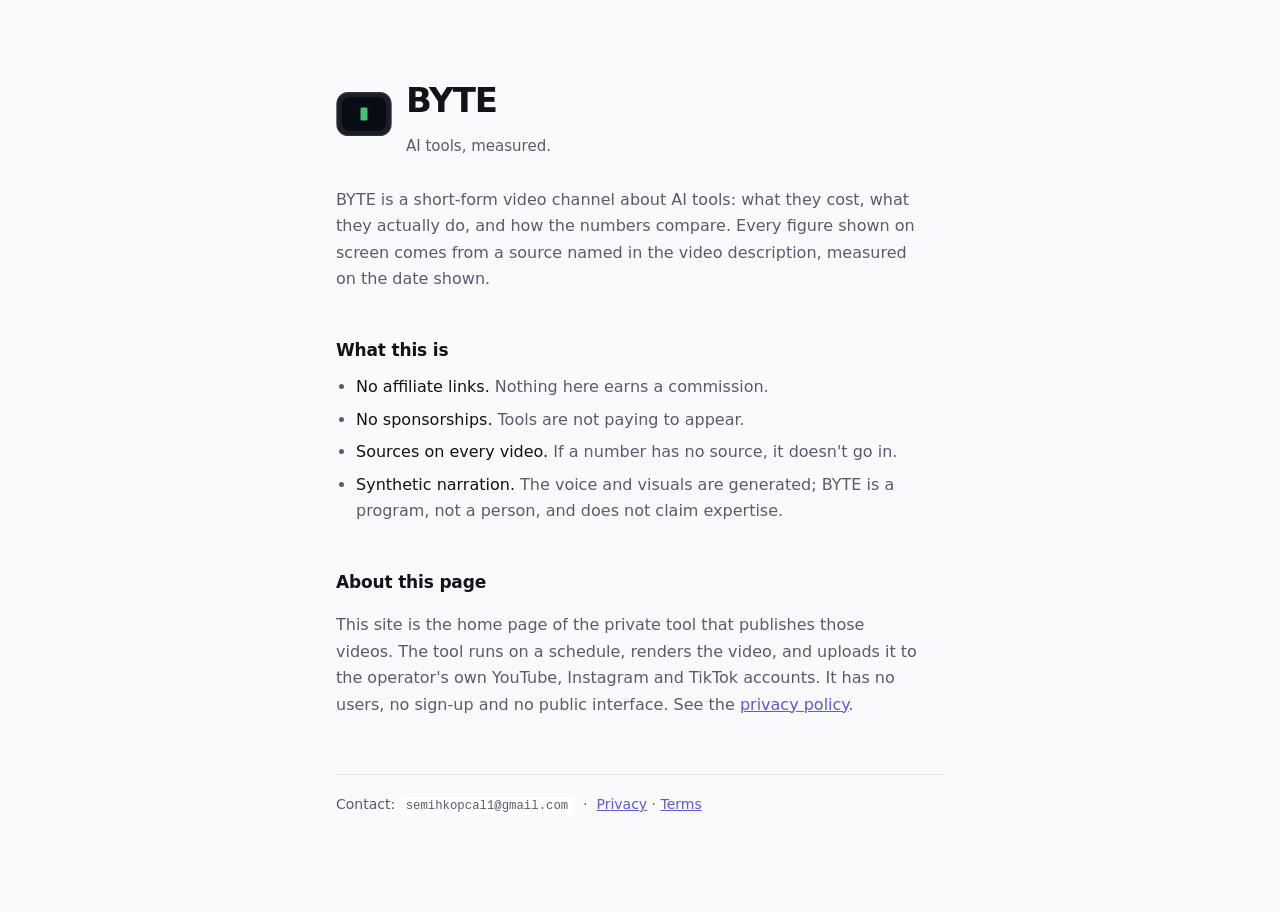
<file: index.html>
<!doctype html>
<html lang="en">
<head>
<meta charset="utf-8">
<meta name="viewport" content="width=device-width, initial-scale=1">
<title>BYTE</title>
<meta name="description" content="BYTE measures things about AI tools. Short, sourced, no hype.">
<style>
  :root{
    --bg:#07070c; --surface:#11111c; --line:#24243a;
    --fg:#f2f2f7; --dim:#8e8ea8; --mint:#4ade80; --violet:#8b8bff;
    color-scheme:dark;
  }
  @media (prefers-color-scheme:light){
    :root:not([data-theme="dark"]){
      --bg:#fafafc; --surface:#fff; --line:#e3e3ed;
      --fg:#12121a; --dim:#5a5a70; --mint:#15a34a; --violet:#5b5bd6;
      color-scheme:light;
    }
  }
  *{box-sizing:border-box}
  body{margin:0;background:var(--bg);color:var(--fg);
    font:16px/1.65 ui-sans-serif,system-ui,-apple-system,"Segoe UI",sans-serif}
  .wrap{max-width:640px;margin:0 auto;padding:72px 16px 96px}
  .mark{display:flex;align-items:center;gap:14px}
  .mark svg{width:56px;height:56px;flex:none}
  h1{font-size:34px;font-weight:800;letter-spacing:-.03em;margin:0}
  .tag{color:var(--dim);margin:6px 0 0;font-size:15px}
  p{color:var(--dim);max-width:58ch}
  .fg{color:var(--fg)}
  h2{font-size:17px;margin:44px 0 10px;letter-spacing:-.01em}
  ul{color:var(--dim);padding-left:20px;margin:10px 0}
  li{margin:6px 0}
  a{color:var(--violet)}
  footer{margin-top:56px;border-top:1px solid var(--line);padding-top:18px;
    font-size:14px;color:var(--dim)}
  code{font-family:ui-monospace,Menlo,Consolas,monospace;font-size:.88em;
    background:var(--surface);padding:2px 6px;border-radius:5px}
</style>
</head>
<body>
<div class="wrap">

  <div class="mark">
    <!-- BYTE: CRT head, blinking cursor. Same geometry as the videos. -->
    <svg viewBox="0 0 240 200" aria-label="BYTE">
      <rect x="4" y="4" width="232" height="184" rx="48" fill="#1a1e28"
            stroke="#2e3444" stroke-width="5"/>
      <rect x="26" y="24" width="188" height="144" rx="32" fill="#090c12"/>
      <rect x="105" y="68" width="30" height="56" rx="6" fill="#4ade80">
        <animate attributeName="opacity" values="1;1;0;0;1"
                 dur="1.6s" repeatCount="indefinite"/>
      </rect>
    </svg>
    <div>
      <h1>BYTE</h1>
      <p class="tag">AI tools, measured.</p>
    </div>
  </div>

  <p style="margin-top:28px">
    BYTE is a short-form video channel about AI tools: what they cost, what
    they actually do, and how the numbers compare. Every figure shown on
    screen comes from a source named in the video description, measured on
    the date shown.
  </p>

  <h2>What this is</h2>
  <ul>
    <li><span class="fg">No affiliate links.</span> Nothing here earns a commission.</li>
    <li><span class="fg">No sponsorships.</span> Tools are not paying to appear.</li>
    <li><span class="fg">Sources on every video.</span> If a number has no source, it doesn't go in.</li>
    <li><span class="fg">Synthetic narration.</span> The voice and visuals are generated; BYTE is a program, not a person, and does not claim expertise.</li>
  </ul>

  <h2>About this page</h2>
  <p>
    This site is the home page of the private tool that publishes those
    videos. The tool runs on a schedule, renders the video, and uploads it to
    the operator's own YouTube, Instagram and TikTok accounts. It has no users, no sign-up and
    no public interface. See the <a href="privacy.html">privacy policy</a>.
  </p>

  <footer>
    Contact: <code>semihkopcal1@gmail.com</code> &nbsp;·&nbsp;
    <a href="privacy.html">Privacy</a> · <a href="terms.html">Terms</a>
  </footer>

</div>
</body>
</html>
</file>
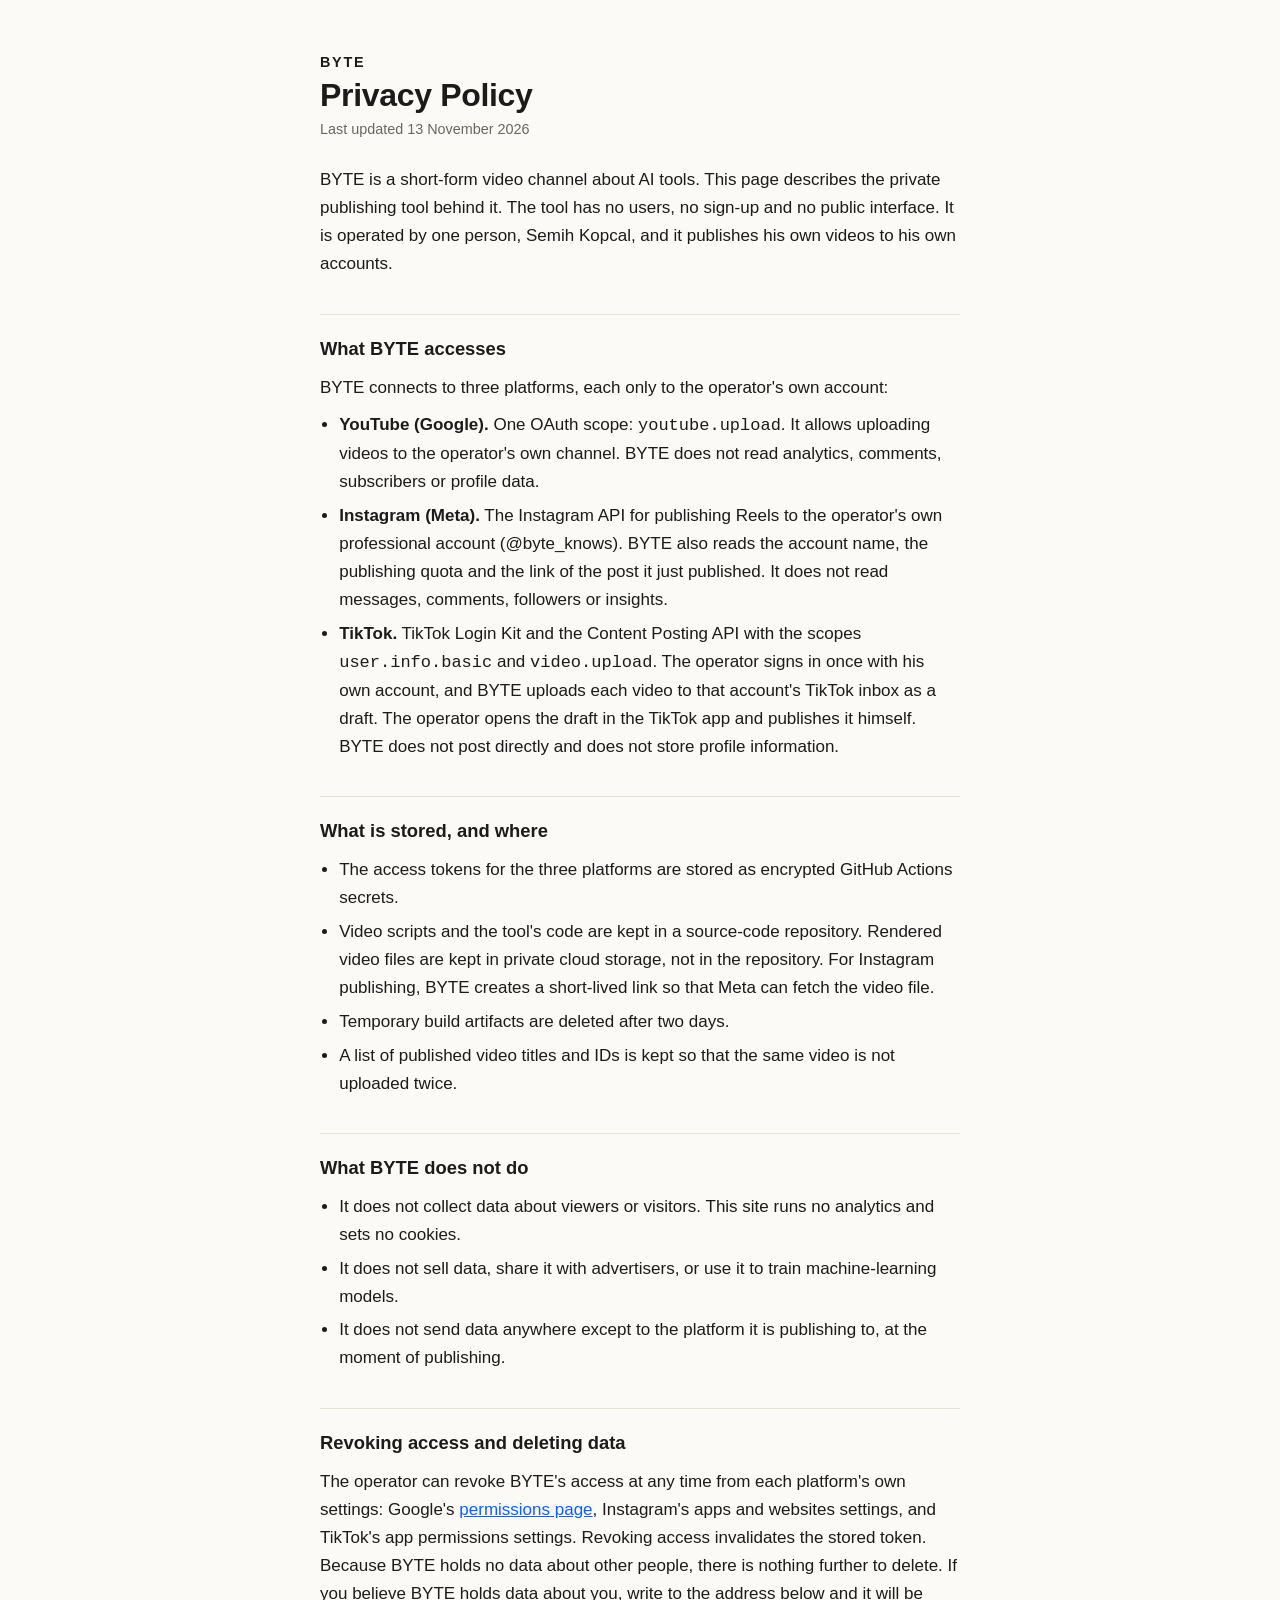
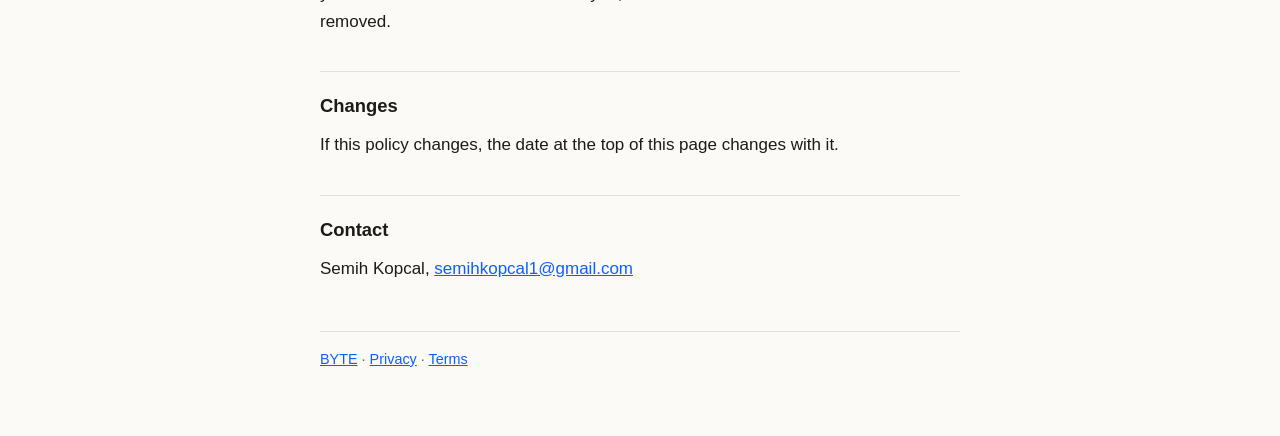
<file: privacy.html>
<!doctype html>
<html lang="en">
<head>
<meta charset="utf-8">
<meta name="viewport" content="width=device-width,initial-scale=1">
<title>Privacy Policy · BYTE</title>
<meta name="description" content="Privacy policy for BYTE, a private tool that publishes short videos about AI tools to its operator's own YouTube, Instagram and TikTok accounts.">
<link rel="stylesheet" href="style.css">
</head>
<body>
<main>
<a class="brand" href="index.html">BYTE</a>
<h1>Privacy Policy</h1>
<p class="meta">Last updated 13 November 2026</p>

<p>BYTE is a short-form video channel about AI tools. This page describes the private publishing tool behind it. The tool has no users, no sign-up and no public interface. It is operated by one person, Semih Kopcal, and it publishes his own videos to his own accounts.</p>

<h2>What BYTE accesses</h2>
<p>BYTE connects to three platforms, each only to the operator's own account:</p>
<ul>
<li><strong>YouTube (Google).</strong> One OAuth scope: <code>youtube.upload</code>. It allows uploading videos to the operator's own channel. BYTE does not read analytics, comments, subscribers or profile data.</li>
<li><strong>Instagram (Meta).</strong> The Instagram API for publishing Reels to the operator's own professional account (@byte_knows). BYTE also reads the account name, the publishing quota and the link of the post it just published. It does not read messages, comments, followers or insights.</li>
<li><strong>TikTok.</strong> TikTok Login Kit and the Content Posting API with the scopes <code>user.info.basic</code> and <code>video.upload</code>. The operator signs in once with his own account, and BYTE uploads each video to that account's TikTok inbox as a draft. The operator opens the draft in the TikTok app and publishes it himself. BYTE does not post directly and does not store profile information.</li>
</ul>

<h2>What is stored, and where</h2>
<ul>
<li>The access tokens for the three platforms are stored as encrypted GitHub Actions secrets.</li>
<li>Video scripts and the tool's code are kept in a source-code repository. Rendered video files are kept in private cloud storage, not in the repository. For Instagram publishing, BYTE creates a short-lived link so that Meta can fetch the video file.</li>
<li>Temporary build artifacts are deleted after two days.</li>
<li>A list of published video titles and IDs is kept so that the same video is not uploaded twice.</li>
</ul>

<h2>What BYTE does not do</h2>
<ul>
<li>It does not collect data about viewers or visitors. This site runs no analytics and sets no cookies.</li>
<li>It does not sell data, share it with advertisers, or use it to train machine-learning models.</li>
<li>It does not send data anywhere except to the platform it is publishing to, at the moment of publishing.</li>
</ul>

<h2>Revoking access and deleting data</h2>
<p>The operator can revoke BYTE's access at any time from each platform's own settings: Google's <a href="https://myaccount.google.com/permissions">permissions page</a>, Instagram's apps and websites settings, and TikTok's app permissions settings. Revoking access invalidates the stored token. Because BYTE holds no data about other people, there is nothing further to delete. If you believe BYTE holds data about you, write to the address below and it will be removed.</p>

<h2>Changes</h2>
<p>If this policy changes, the date at the top of this page changes with it.</p>

<h2>Contact</h2>
<p>Semih Kopcal, <a href="mailto:semihkopcal1@gmail.com">semihkopcal1@gmail.com</a></p>

<footer><a href="index.html">BYTE</a> · <a href="privacy.html">Privacy</a> · <a href="terms.html">Terms</a></footer>
</main>
</body>
</html>
</file>
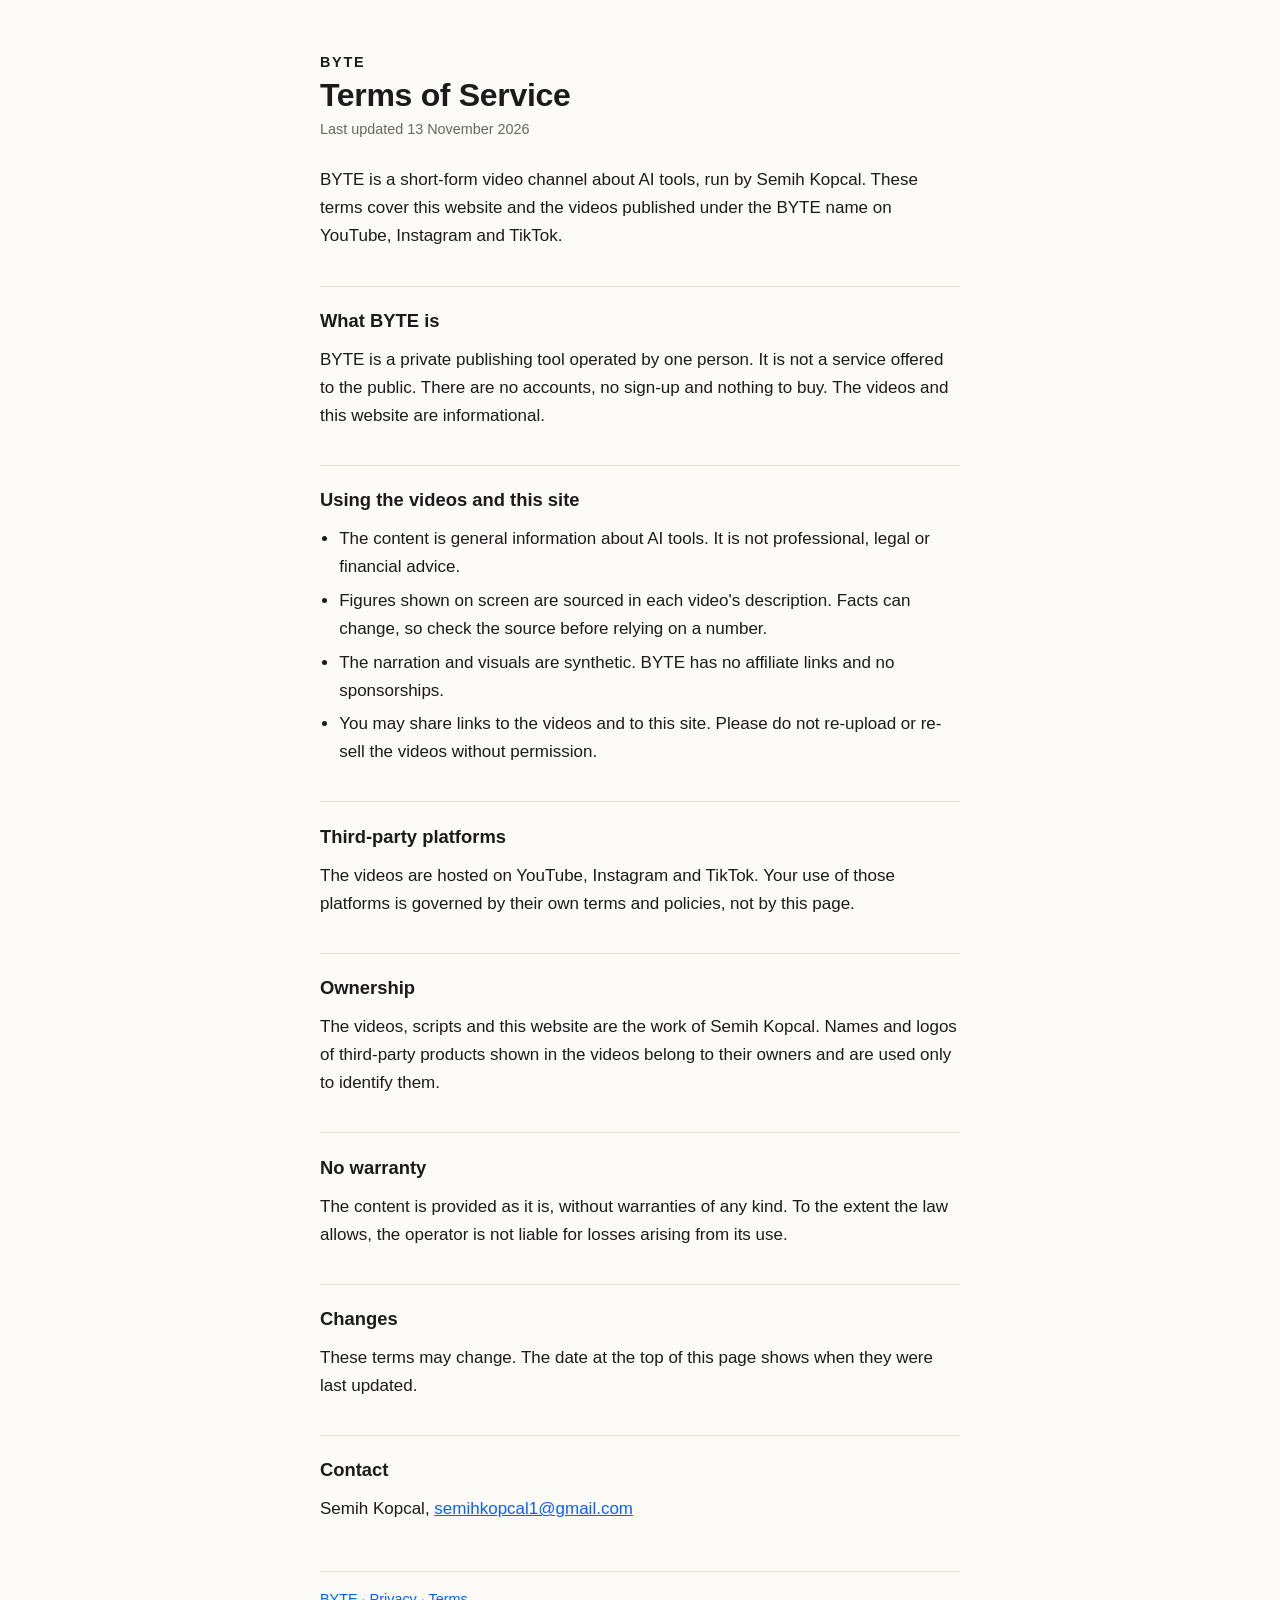
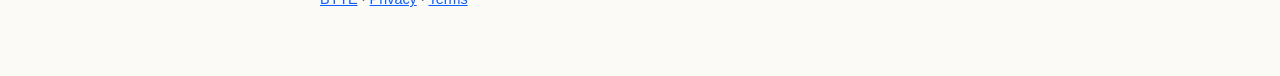
<file: terms.html>
<!doctype html>
<html lang="en">
<head>
<meta charset="utf-8">
<meta name="viewport" content="width=device-width,initial-scale=1">
<title>Terms of Service · BYTE</title>
<meta name="description" content="Terms of service for BYTE, a short-form video channel about AI tools.">
<link rel="stylesheet" href="style.css">
</head>
<body>
<main>
<a class="brand" href="index.html">BYTE</a>
<h1>Terms of Service</h1>
<p class="meta">Last updated 13 November 2026</p>

<p>BYTE is a short-form video channel about AI tools, run by Semih Kopcal. These terms cover this website and the videos published under the BYTE name on YouTube, Instagram and TikTok.</p>

<h2>What BYTE is</h2>
<p>BYTE is a private publishing tool operated by one person. It is not a service offered to the public. There are no accounts, no sign-up and nothing to buy. The videos and this website are informational.</p>

<h2>Using the videos and this site</h2>
<ul>
<li>The content is general information about AI tools. It is not professional, legal or financial advice.</li>
<li>Figures shown on screen are sourced in each video's description. Facts can change, so check the source before relying on a number.</li>
<li>The narration and visuals are synthetic. BYTE has no affiliate links and no sponsorships.</li>
<li>You may share links to the videos and to this site. Please do not re-upload or re-sell the videos without permission.</li>
</ul>

<h2>Third-party platforms</h2>
<p>The videos are hosted on YouTube, Instagram and TikTok. Your use of those platforms is governed by their own terms and policies, not by this page.</p>

<h2>Ownership</h2>
<p>The videos, scripts and this website are the work of Semih Kopcal. Names and logos of third-party products shown in the videos belong to their owners and are used only to identify them.</p>

<h2>No warranty</h2>
<p>The content is provided as it is, without warranties of any kind. To the extent the law allows, the operator is not liable for losses arising from its use.</p>

<h2>Changes</h2>
<p>These terms may change. The date at the top of this page shows when they were last updated.</p>

<h2>Contact</h2>
<p>Semih Kopcal, <a href="mailto:semihkopcal1@gmail.com">semihkopcal1@gmail.com</a></p>

<footer><a href="index.html">BYTE</a> · <a href="privacy.html">Privacy</a> · <a href="terms.html">Terms</a></footer>
</main>
</body>
</html>
</file>
<file: style.css>
:root{--bg:#fbfaf7;--fg:#1c1b19;--muted:#6a675f;--line:#e4e0d6;--accent:#0b5fff}
@media (prefers-color-scheme:dark){:root{--bg:#141412;--fg:#ecebe6;--muted:#9c998f;--line:#2c2b27;--accent:#7fb0ff}}
*{box-sizing:border-box}
body{margin:0;background:var(--bg);color:var(--fg);font:17px/1.65 -apple-system,BlinkMacSystemFont,"Segoe UI",Roboto,Helvetica,Arial,sans-serif}
main{max-width:42rem;margin:0 auto;padding:3rem max(1rem,env(safe-area-inset-left)) 4rem}
h1{font-size:2rem;line-height:1.2;margin:0 0 .25rem;letter-spacing:-.01em}
h2{font-size:1.15rem;margin:2.2rem 0 .5rem;padding-top:1.2rem;border-top:1px solid var(--line)}
p,ul{margin:.6rem 0}
ul{padding-left:1.2rem}
li{margin:.35rem 0}
a{color:var(--accent)}
.meta{color:var(--muted);font-size:.9rem;margin:0 0 1.5rem}
.brand{font-weight:700;letter-spacing:.12em;text-decoration:none;color:var(--fg);font-size:.9rem}
footer{margin-top:3rem;padding-top:1rem;border-top:1px solid var(--line);color:var(--muted);font-size:.9rem}
</file>
